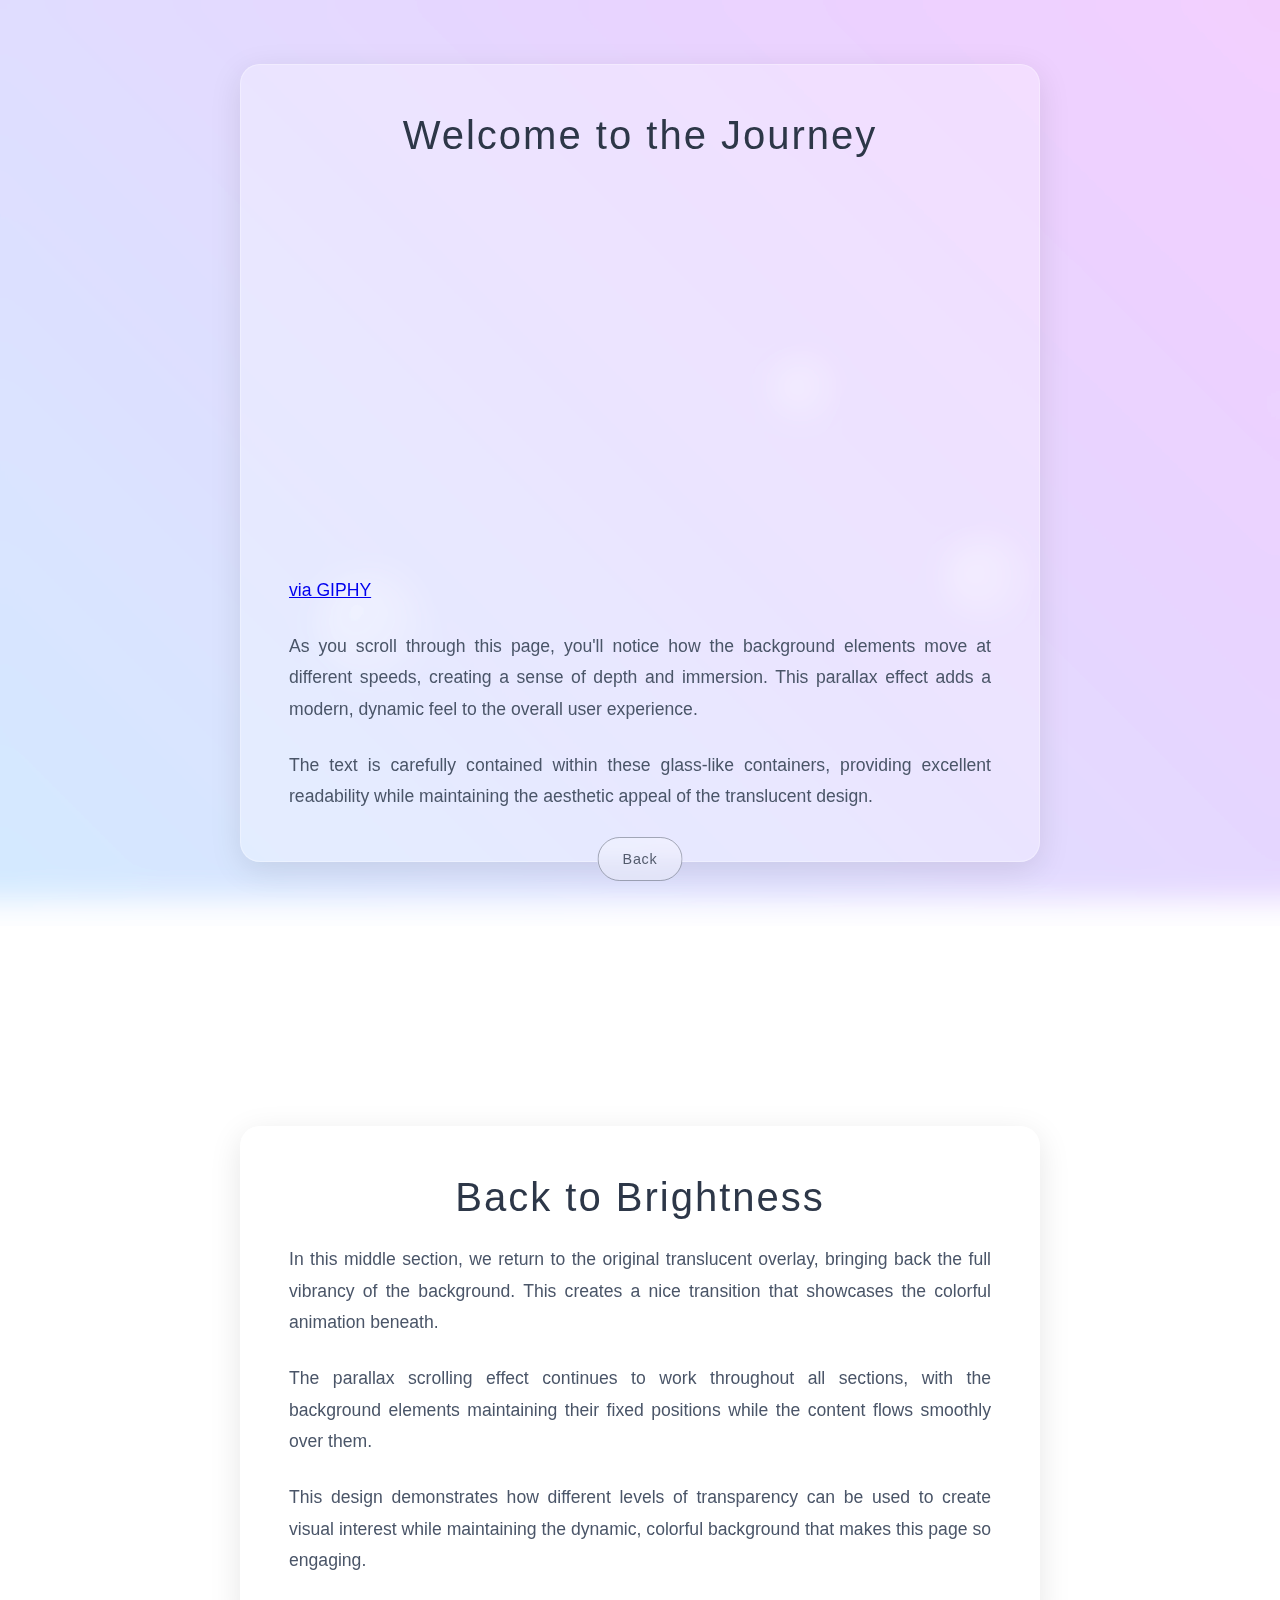
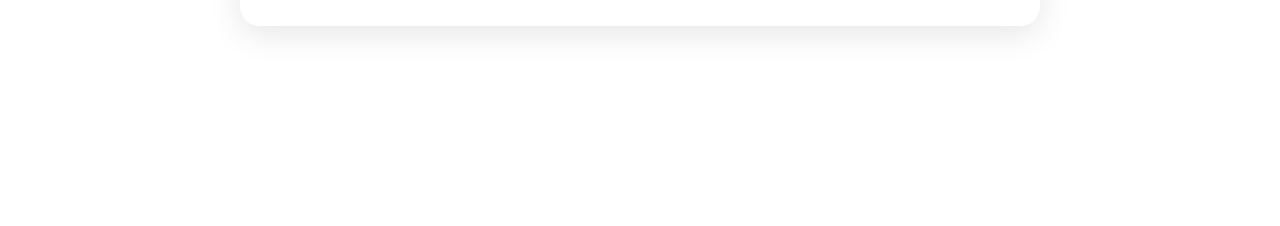
<file: page2.html>
<!DOCTYPE html>
<html lang="en">
<head>
    <meta charset="UTF-8">
    <meta name="viewport" content="width=device-width, initial-scale=1.0">
    <title>Page 2</title>
    <style>
        * {
            margin: 0;
            padding: 0;
            box-sizing: border-box;
        }

        body {
            font-family: 'Arial', sans-serif;
            overflow-x: hidden;
            position: relative;
        }

        /* Fixed background elements */
        .background {
            position: fixed;
            top: 0;
            left: 0;
            width: 100%;
            height: 100%;
            background: linear-gradient(45deg, 
                rgba(74, 144, 226, 0.3) 0%,
                rgba(143, 211, 244, 0.4) 25%,
                rgba(162, 102, 246, 0.3) 50%,
                rgba(248, 113, 113, 0.4) 75%,
                rgba(251, 191, 36, 0.3) 100%);
            background-size: 400% 400%;
            animation: gradientFlow 8s ease-in-out infinite;
            z-index: 1;
        }

        .orb {
            position: fixed;
            border-radius: 50%;
            background: radial-gradient(circle at 30% 30%, 
                rgba(255, 255, 255, 0.4), 
                rgba(255, 255, 255, 0.1));
            backdrop-filter: blur(20px);
            animation: float 6s ease-in-out infinite;
            z-index: 2;
        }

        .orb:nth-child(1) {
            width: 120px;
            height: 120px;
            top: 20%;
            left: 15%;
            animation-delay: 0s;
        }

        .orb:nth-child(2) {
            width: 80px;
            height: 80px;
            top: 60%;
            right: 20%;
            animation-delay: -2s;
        }

        .orb:nth-child(3) {
            width: 100px;
            height: 100px;
            bottom: 25%;
            left: 25%;
            animation-delay: -4s;
        }

        .orb:nth-child(4) {
            width: 60px;
            height: 60px;
            top: 40%;
            right: 35%;
            animation-delay: -1s;
        }

        /* Main content container */
        .content-wrapper {
            position: relative;
            z-index: 10;
        }

        /* Section styling */
        .section {
            min-height: 100vh;
            display: flex;
            align-items: center;
            justify-content: center;
            position: relative;
            padding: 4rem 2rem;
        }

        /* Top section with translucent background overlay */
        .section-top {
            background: rgba(255, 255, 255, 0.1);
            backdrop-filter: blur(15px) saturate(1.5);
            -webkit-backdrop-filter: blur(15px) saturate(1.5);
        }

        /* Middle section with white translucent overlay */
        .section-middle {
            background: rgba(255, 255, 255, 0.1);
            backdrop-filter: blur(15px) saturate(1.5);
            -webkit-backdrop-filter: blur(15px) saturate(1.5);
        }



        /* Text content styling */
        .text-content {
            max-width: 800px;
            margin: 0 auto;
            padding: 3rem;
            background: rgba(255, 255, 255, 0.2);
            backdrop-filter: blur(10px);
            -webkit-backdrop-filter: blur(10px);
            border-radius: 20px;
            border: 1px solid rgba(255, 255, 255, 0.3);
            box-shadow: 0 8px 32px rgba(0, 0, 0, 0.1);
        }

        .text-content h2 {
            color: #2d3748;
            font-size: 2.5rem;
            font-weight: 300;
            margin-bottom: 1.5rem;
            text-align: center;
            letter-spacing: 0.05em;
        }

        .text-content p {
            color: #4a5568;
            font-size: 1.1rem;
            line-height: 1.8;
            margin-bottom: 1.5rem;
            text-align: justify;
        }

        .text-content p:last-child {
            margin-bottom: 0;
        }

        /* Back button styling */
        .back-button {
            position: fixed;
            bottom: 2rem;
            left: 50%;
            transform: translateX(-50%);
            z-index: 100;
        }

        .back-link {
            color: rgba(45, 55, 72, 0.8);
            text-decoration: none;
            font-size: 0.9rem;
            font-weight: 400;
            padding: 0.8rem 1.5rem;
            border: 1px solid rgba(45, 55, 72, 0.4);
            border-radius: 25px;
            background: rgba(255, 255, 255, 0.3);
            backdrop-filter: blur(10px);
            -webkit-backdrop-filter: blur(10px);
            transition: all 0.3s ease;
            letter-spacing: 0.05em;
        }

        .back-link:hover {
            color: rgba(45, 55, 72, 1);
            border-color: rgba(45, 55, 72, 0.7);
            background: rgba(255, 255, 255, 0.5);
            transform: translateY(-2px);
            box-shadow: 0 8px 25px rgba(0, 0, 0, 0.2);
        }

        /* Animations */
        @keyframes gradientFlow {
            0%, 100% { background-position: 0% 50%; }
            50% { background-position: 100% 50%; }
        }

        @keyframes float {
            0%, 100% { transform: translateY(0px) scale(1); opacity: 0.7; }
            50% { transform: translateY(-20px) scale(1.05); opacity: 0.9; }
        }

        /* Parallax effect */
        .parallax-element {
            transition: transform 0.1s ease-out;
        }

        /* Responsive design */
        @media (max-width: 768px) {
            .section {
                padding: 2rem 1rem;
            }
            
            .text-content {
                padding: 2rem;
                margin: 0 1rem;
            }
            
            .text-content h2 {
                font-size: 2rem;
            }
            
            .text-content p {
                font-size: 1rem;
            }
            
            .back-button {
                bottom: 1rem;
            }
            
            .back-link {
                font-size: 0.8rem;
                padding: 0.6rem 1.2rem;
            }
        }
    </style>
</head>
<body>
    <!-- Fixed background elements -->
    <div class="background"></div>
    <div class="orb"></div>
    <div class="orb"></div>
    <div class="orb"></div>
    <div class="orb"></div>
    
    <!-- Main content -->
    <div class="content-wrapper">
        <!-- Top Section -->
        <section class="section section-top">
            <div class="text-content parallax-element">
                <h2>Welcome to the Journey</h2>
                <div style="width:100%;height:0;padding-bottom:56%;position:relative;"><iframe src="https://giphy.com/embed/nG1sx7aW1FXTq123hN" width="100%" height="100%" style="position:absolute" frameBorder="0" class="giphy-embed" allowFullScreen></iframe></div><p><a href="https://giphy.com/gifs/playstation-death-stranding-2-deathstranding2-nG1sx7aW1FXTq123hN">via GIPHY</a></p>
                <p>As you scroll through this page, you'll notice how the background elements move at different speeds, creating a sense of depth and immersion. This parallax effect adds a modern, dynamic feel to the overall user experience.</p>
                <p>The text is carefully contained within these glass-like containers, providing excellent readability while maintaining the aesthetic appeal of the translucent design.</p>
            </div>
        </section>

        <!-- Middle Section -->
        <section class="section section-middle">
            <div class="text-content parallax-element">
                <h2>Back to Brightness</h2>
                <p>In this middle section, we return to the original translucent overlay, bringing back the full vibrancy of the background. This creates a nice transition that showcases the colorful animation beneath.</p>
                <p>The parallax scrolling effect continues to work throughout all sections, with the background elements maintaining their fixed positions while the content flows smoothly over them.</p>
                <p>This design demonstrates how different levels of transparency can be used to create visual interest while maintaining the dynamic, colorful background that makes this page so engaging.</p>
            </div>
        </section>


    </div>

    <!-- Back button -->
    <div class="back-button">
        <a href="index.html" class="back-link">Back</a>
    </div>

    <script>
        // Parallax scrolling effect
        window.addEventListener('scroll', () => {
            const scrolled = window.pageYOffset;
            const rate = scrolled * -0.5;
            
            // Move background elements
            const background = document.querySelector('.background');
            background.style.transform = `translateY(${rate}px)`;
            
            // Move orbs at different speeds
            const orbs = document.querySelectorAll('.orb');
            orbs.forEach((orb, index) => {
                const speed = (index + 1) * 0.3;
                orb.style.transform = `translateY(${scrolled * speed}px)`;
            });
        });

        // Mouse movement parallax effect
        document.addEventListener('mousemove', (e) => {
            const orbs = document.querySelectorAll('.orb');
            const mouseX = e.clientX / window.innerWidth;
            const mouseY = e.clientY / window.innerHeight;
            
            orbs.forEach((orb, index) => {
                const speed = (index + 1) * 0.3;
                const x = (mouseX - 0.5) * speed;
                const y = (mouseY - 0.5) * speed;
                
                const currentTransform = orb.style.transform;
                const scrollOffset = currentTransform.match(/translateY\(([^)]+)\)/);
                const yOffset = scrollOffset ? scrollOffset[1] : '0px';
                
                orb.style.transform = `translateY(${yOffset}) translate(${x}px, ${y}px)`;
            });
        });

        // Smooth scrolling for better parallax effect
        document.documentElement.style.scrollBehavior = 'smooth';
    </script>
</body>
</html>
</file>
